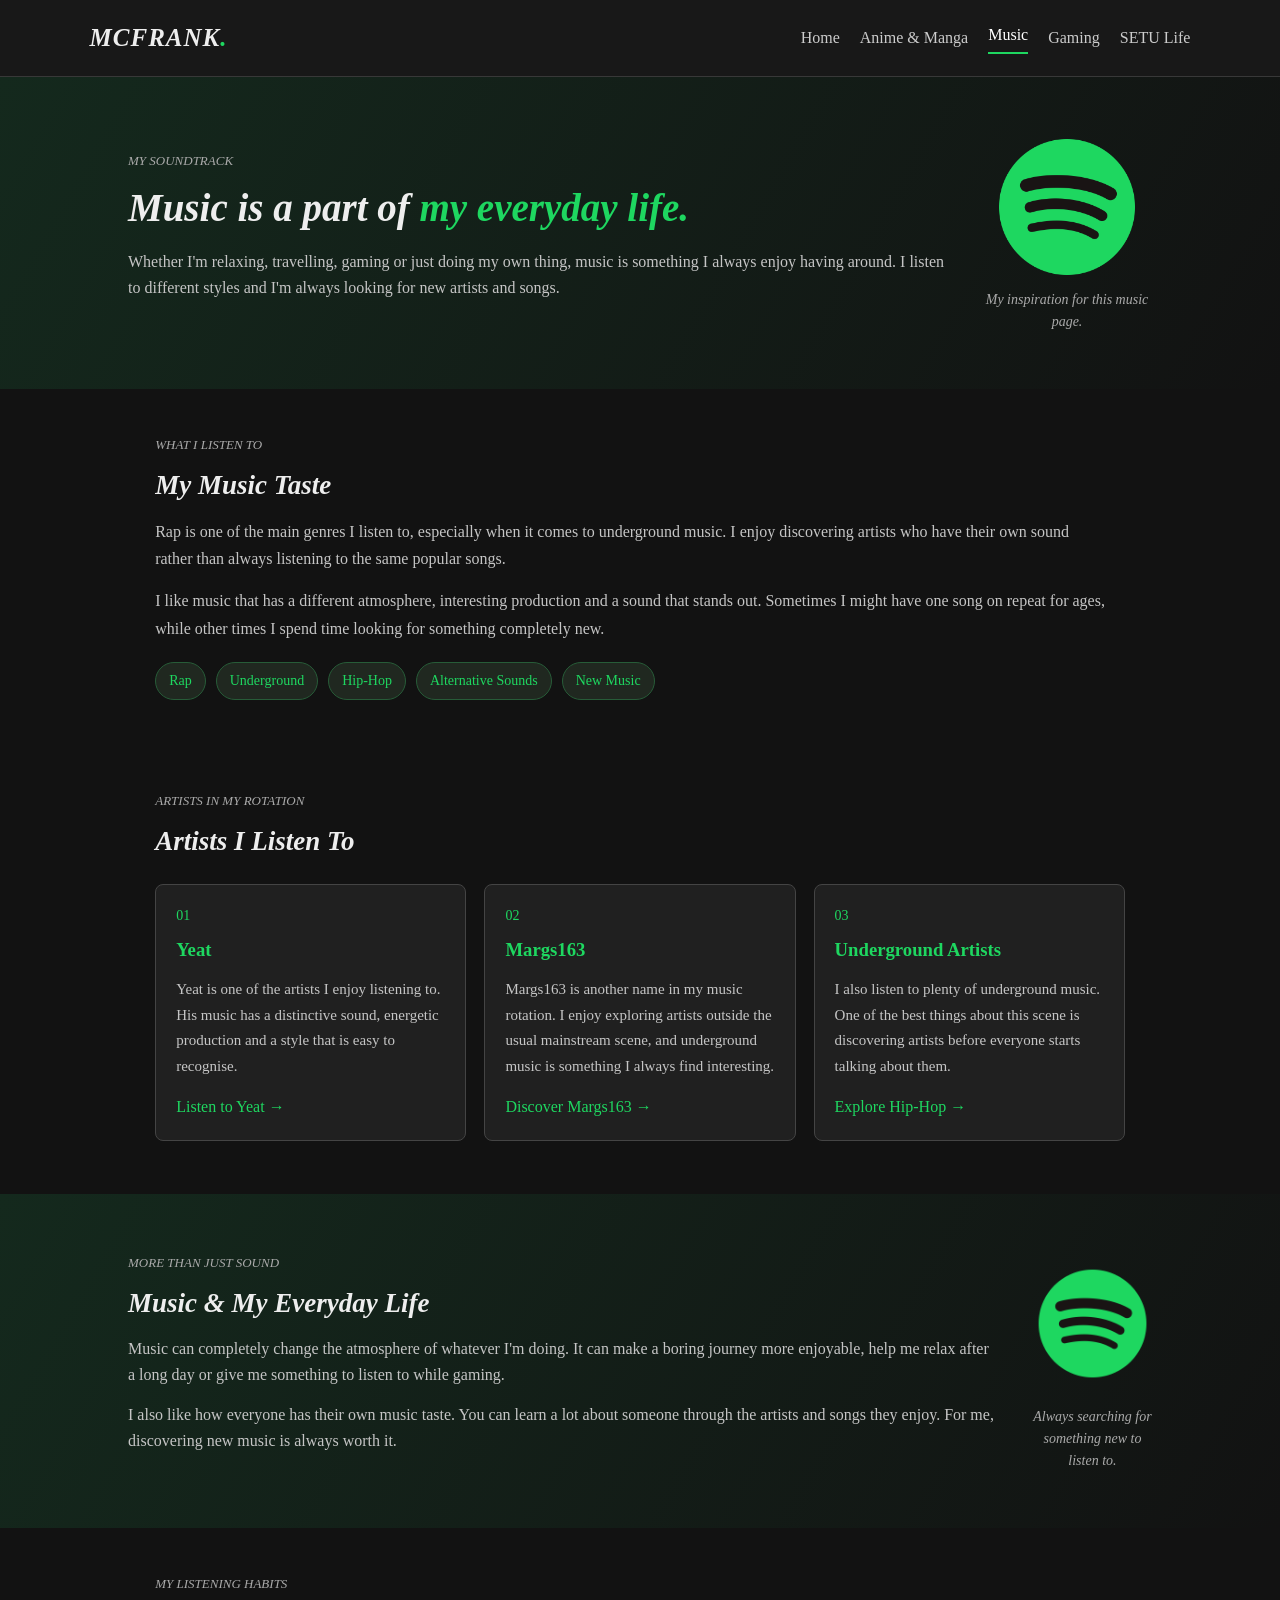
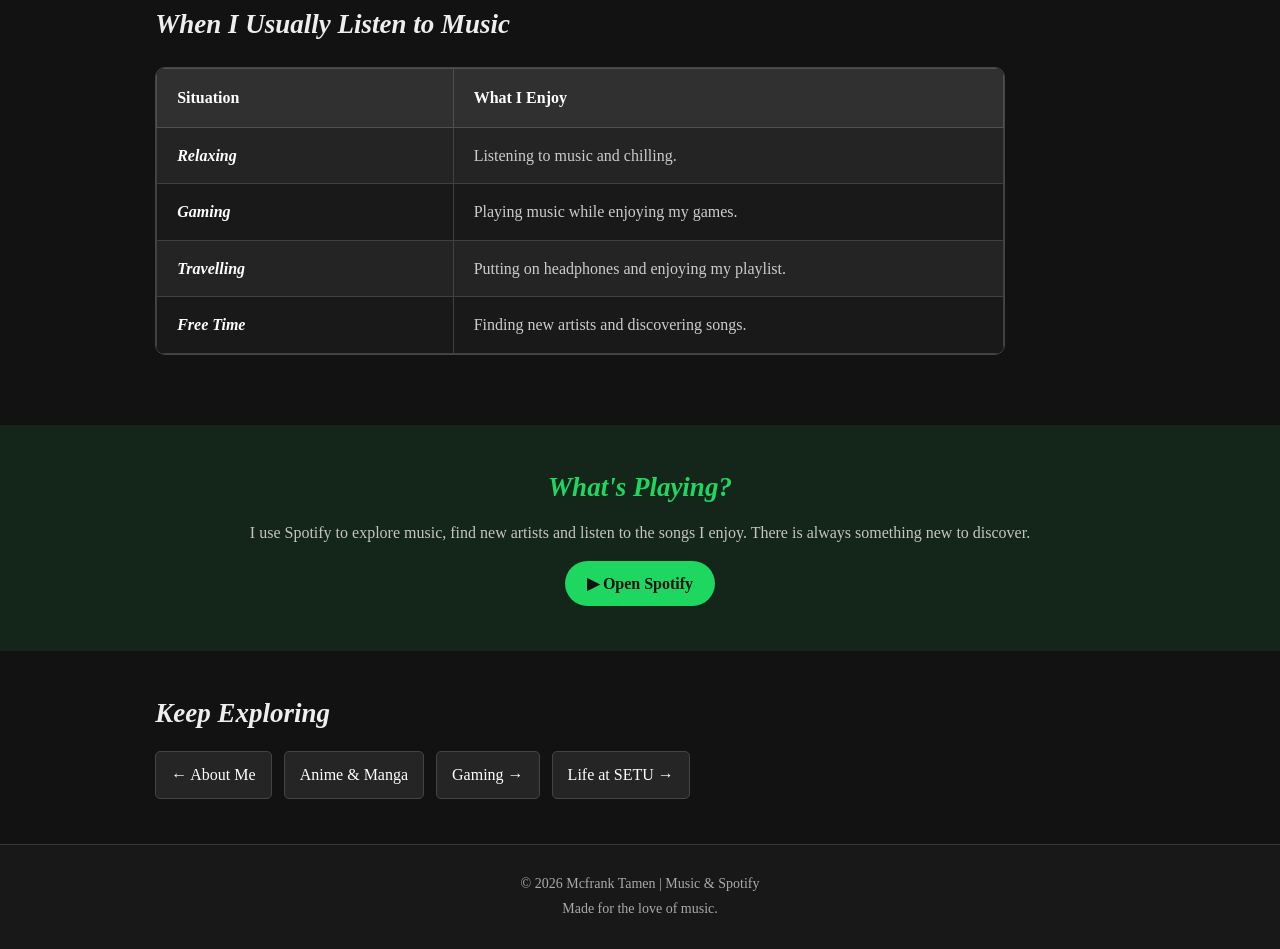
<file: Personal Website/music.html>
<!DOCTYPE html>
<html lang="en">
<head>
    <meta charset="UTF-8">
    <meta name="viewport" content="width=device-width, initial-scale=1.0">
    <meta name="description" content="Mcfrank Tamen's music taste, favourite artists and Spotify-inspired music page.">
    <title>My Music | Mcfrank Tamen</title>
    <link rel="stylesheet" href="style.css">
</head>

<body class="music-page">

    <header class="site-header">
        <div class="logo">MCFRANK<span>.</span></div>

        <nav class="main-nav">
            <a href="index.html">Home</a>
            <a href="manga.html">Anime & Manga</a>
            <a href="music.html" class="active">Music</a>
            <a href="gaming.html">Gaming</a>
            <a href="setu.html">SETU Life</a>
        </nav>
    </header>


    <main>

        <!-- MUSIC INTRODUCTION -->

        <section class="music-hero">

            <div class="music-heading">

                <p class="eyebrow">MY SOUNDTRACK</p>

                <h1>Music is a part of <span>my everyday life.</span></h1>

                <p>
                    Whether I'm relaxing, travelling, gaming or just
                    doing my own thing, music is something I always
                    enjoy having around. I listen to different styles
                    and I'm always looking for new artists and songs.
                </p>

            </div>

            <figure class="spotify-logo">
                <img src="images/spotify.png"
                     alt="Spotify logo">
                <figcaption>
                    My inspiration for this music page.
                </figcaption>
            </figure>

        </section>


        <!-- MUSIC TASTE -->

        <section class="content-section">

            <p class="eyebrow">WHAT I LISTEN TO</p>

            <h2>My Music Taste</h2>

            <p>
                Rap is one of the main genres I listen to, especially
                when it comes to underground music. I enjoy discovering
                artists who have their own sound rather than always
                listening to the same popular songs.
            </p>

            <p>
                I like music that has a different atmosphere,
                interesting production and a sound that stands out.
                Sometimes I might have one song on repeat for ages,
                while other times I spend time looking for something
                completely new.
            </p>

            <div class="music-tags">

                <span>Rap</span>
                <span>Underground</span>
                <span>Hip-Hop</span>
                <span>Alternative Sounds</span>
                <span>New Music</span>

            </div>

        </section>


        <!-- FAVOURITE ARTISTS -->

        <section class="content-section">

            <p class="eyebrow">ARTISTS IN MY ROTATION</p>

            <h2>Artists I Listen To</h2>

            <div class="artist-grid">

                <article class="artist-card">

                    <div class="artist-number">01</div>

                    <h3>Yeat</h3>

                    <p>
                        Yeat is one of the artists I enjoy listening
                        to. His music has a distinctive sound,
                        energetic production and a style that is
                        easy to recognise.
                    </p>

                    <a href="https://open.spotify.com/search/Yeat"
                       target="_blank"
                       rel="noopener noreferrer">
                       Listen to Yeat →
                    </a>

                </article>


                <article class="artist-card">

                    <div class="artist-number">02</div>

                    <h3>Margs163</h3>

                    <p>
                        Margs163 is another name in my music rotation.
                        I enjoy exploring artists outside the usual
                        mainstream scene, and underground music is
                        something I always find interesting.
                    </p>

                    <a href="https://www.youtube.com/results?search_query=Margs163"
                       target="_blank"
                       rel="noopener noreferrer">
                       Discover Margs163 →
                    </a>

                </article>


                <article class="artist-card">

                    <div class="artist-number">03</div>

                    <h3>Underground Artists</h3>

                    <p>
                        I also listen to plenty of underground music.
                        One of the best things about this scene is
                        discovering artists before everyone starts
                        talking about them.
                    </p>

                    <a href="https://open.spotify.com/genre/hiphop"
                       target="_blank"
                       rel="noopener noreferrer">
                       Explore Hip-Hop →
                    </a>

                </article>

            </div>

        </section>


        <!-- MUSIC EXPERIENCE -->

        <section class="music-feature">

            <div>

                <p class="eyebrow">MORE THAN JUST SOUND</p>

                <h2>Music & My Everyday Life</h2>

                <p>
                    Music can completely change the atmosphere of
                    whatever I'm doing. It can make a boring journey
                    more enjoyable, help me relax after a long day
                    or give me something to listen to while gaming.
                </p>

                <p>
                    I also like how everyone has their own music
                    taste. You can learn a lot about someone through
                    the artists and songs they enjoy. For me,
                    discovering new music is always worth it.
                </p>

            </div>

            <figure class="music-image">
                <img src="images/spotify.png"
                     alt="Green Spotify-inspired music symbol">
                <figcaption>
                    Always searching for something new to listen to.
                </figcaption>
            </figure>

        </section>


        <!-- MUSIC TABLE -->

        <section class="content-section">

            <p class="eyebrow">MY LISTENING HABITS</p>

            <h2>When I Usually Listen to Music</h2>

            <div class="table-container">

                <table>

                    <thead>
                        <tr>
                            <th>Situation</th>
                            <th>What I Enjoy</th>
                        </tr>
                    </thead>

                    <tbody>

                        <tr>
                            <td>Relaxing</td>
                            <td>Listening to music and chilling.</td>
                        </tr>

                        <tr>
                            <td>Gaming</td>
                            <td>Playing music while enjoying my games.</td>
                        </tr>

                        <tr>
                            <td>Travelling</td>
                            <td>Putting on headphones and enjoying my playlist.</td>
                        </tr>

                        <tr>
                            <td>Free Time</td>
                            <td>Finding new artists and discovering songs.</td>
                        </tr>

                    </tbody>

                </table>

            </div>

        </section>


        <!-- SPOTIFY LINK -->

        <section class="spotify-feature">

            <h2>What's Playing?</h2>

            <p>
                I use Spotify to explore music, find new artists
                and listen to the songs I enjoy. There is always
                something new to discover.
            </p>

            <a href="https://open.spotify.com/"
               target="_blank"
               rel="noopener noreferrer"
               class="spotify-button">
               <span>▶</span> Open Spotify
            </a>

        </section>


        <!-- QUOTE -->

        


        <!-- NAVIGATION -->

        <section class="content-section">

            <h2>Keep Exploring</h2>

            <div class="page-links">

                <a href="index.html">← About Me</a>

                <a href="manga.html">Anime & Manga</a>

                <a href="gaming.html">Gaming →</a>

                <a href="setu.html">Life at SETU →</a>

            </div>

        </section>

    </main>


    <footer class="site-footer">

        <p>© 2026 Mcfrank Tamen | Music & Spotify</p>

        <p>Made for the love of music.</p>

    </footer>

</body>
</html>
</file>
<file: Personal Website/style.css>
* {
    margin: 0;
    padding: 0;
    box-sizing: border-box;
}

body {
    font-family: "Times New Roman", Times, serif;
    background: #121212 url("images/background.jpg") repeat;
    background-size: 500px;
    color: #eeeeee;
    line-height: 1.6;
    font-size: 16px;
}

h1, h2, h3 {
    line-height: 1.3;
    margin-bottom: 15px;
}

h1, h2 {
    font-style: italic;
}

h2 { font-size: 27px; }

p {
    color: #c5c5c5;
    margin-bottom: 15px;
}

strong, b {
    font-style: italic;
}

.eyebrow {
    color: #aaaaaa;
    font-size: 13px;
    font-style: italic;
    margin-bottom: 12px;
}

/* Header */
.site-header {
    display: flex;
    justify-content: space-between;
    align-items: center;
    flex-wrap: wrap;
    padding: 18px 7%;
    background: #181818;
    border-bottom: 1px solid #383838;
}

.logo {
    font-size: 25px;
    font-weight: bold;
    font-style: italic;
    letter-spacing: 1px;
}

.logo span { color: #1ed760; }

.main-nav {
    display: flex;
    justify-content: center;
    align-items: center;
    flex-wrap: wrap;
    gap: 20px;
}

.main-nav a {
    color: #cccccc;
    text-decoration: none;
    font-size: 16px;
    transition: color .3s;
}

.main-nav a:visited { color: #cccccc; }
.main-nav a:hover, .main-nav a.active { color: white; }
.main-nav a.active {
    border-bottom: 2px solid #1ed760;
    padding-bottom: 5px;
}
.main-nav a:active { color: #1ed760; }

/* Homepage */
.hero {
    display: flex;
    justify-content: space-between;
    align-items: center;
    gap: 35px;
    padding: 55px 10%;
}

.hero-text { flex: 1 1 55%; }
.hero h1 { font-size: 40px; }
.hero h1 span { color: #aaaaaa; }
.hero h2 { font-size: 22px; color: #c5c5c5; }

.profile-image { flex: 0 1 280px; }
.profile-image img {
    width: 100%;
    height: 290px;
    object-fit: cover;
    border-radius: 10px;
}

/* Page banners */
.page-banner {
    padding: 55px 10%;
    background: #1b1b1b;
}

.page-banner h1 {
    font-size: 38px;
    max-width: 750px;
}

.page-banner h1 span { color: #aaaaaa; }
.page-banner p { max-width: 750px; }

.anime-banner { background: #1c1b27; }
.anime-banner h1 span { color: #aaa0e5; }
.gaming-banner { background: #19231c; }
.gaming-banner h1 span { color: #8bcf8c; }
.setu-banner { background: #192438; }
.setu-banner h1 span { color: #83aee8; }

/* Main content */
.content-section {
    max-width: 1200px;
    margin: auto;
    padding: 45px 9%;
}

.content-section p {
    max-width: 950px;
    line-height: 1.7;
}

#about { border-top: 1px solid #333333; }

/* Buttons and links */
.main-button {
    display: inline-block;
    padding: 10px 20px;
    margin-top: 10px;
    background: #eeeeee;
    color: #111111;
    text-decoration: none;
    border-radius: 5px;
    font-weight: bold;
}

.main-button:hover { background: #bbbbbb; }

.content-section a, .anime-section a {
    color: #aaaaaa;
    text-decoration: none;
}

.content-section a:hover, .anime-section a:hover {
    color: white;
    text-decoration: underline;
}

/* Images */
figure { margin: 0; }

figure img {
    display: block;
    max-width: 100%;
    border-radius: 8px;
}

figcaption {
    color: #aaaaaa;
    text-align: center;
    font-size: 14px;
    margin-top: 7px;
    font-style: italic;
}

.wide-figure {
    max-width: 750px;
    margin: auto;
}

.wide-figure img {
    width: 100%;
    max-height: 300px;
    object-fit: cover;
}

.profile-image img, .game-card img, .console-card img {
    transition: transform .3s;
}

.game-card:hover img, .console-card:hover img {
    transform: scale(1.02);
}

/* Cards */
.interest-grid, .artist-grid, .game-grid, .console-grid {
    display: flex;
    justify-content: center;
    align-items: stretch;
    flex-wrap: wrap;
    gap: 18px;
    margin-top: 25px;
}

.interest-card, .artist-card, .game-card, .console-card {
    flex: 1 1 240px;
    padding: 20px;
    margin-bottom: 8px;
    background: #202020;
    border: 1px solid #444444;
    border-radius: 8px;
}

.interest-card:hover, .artist-card:hover,
.game-card:hover, .console-card:hover {
    background: #292929;
}

.interest-card p, .artist-card p,
.game-card p, .console-card p {
    font-size: 15px;
}

.game-card h3 { color: #9bcf9b; }
.artist-card h3 { color: #1ed760; }
.console-card h3 { color: #9bcfdb; }

.game-card img, .console-card img {
    width: 100%;
    height: 145px;
    object-fit: cover;
}

/* Quotes and lists */
.quote-section {
    padding: 45px 10%;
    text-align: center;
    background: #1c1c1c;
    border-top: 1px solid #383838;
    border-bottom: 1px solid #383838;
}

blockquote {
    max-width: 800px;
    margin: auto auto 15px;
    font-size: 21px;
    font-style: italic;
    color: white;
}

.quote-section p {
    font-size: 14px;
    color: #aaaaaa;
}

ul, ol {
    padding-left: 25px;
    margin: 12px 0 20px;
    color: #c5c5c5;
}

li { padding: 4px 0; }

/* Page links */
.page-links {
    display: flex;
    justify-content: flex-start;
    align-items: center;
    flex-wrap: wrap;
    gap: 12px;
    margin-top: 20px;
}

.page-links a {
    padding: 10px 15px;
    background: #252525;
    border: 1px solid #444444;
    border-radius: 5px;
    color: white;
    text-decoration: none;
}

.page-links a:hover { background: #444444; }

/* Anime page */
.anime-section {
    padding: 45px 10%;
    background: #191923;
}

.anime-section.alternate { background: #222231; }
.anime-section h2 { color: #c3b8ed; }
.anime-section p { max-width: 850px; }

/* Music page */
.music-page { background: #121212; }
.music-page .logo span { color: #1ed760; }

.music-hero, .music-feature {
    display: flex;
    justify-content: space-between;
    align-items: center;
    gap: 35px;
    padding: 55px 10%;
    background: linear-gradient(120deg, #14291d, #121212);
}

.music-heading { flex: 1 1 65%; }
.music-heading h1 { font-size: 39px; }
.music-heading h1 span { color: #1ed760; }

.spotify-logo, .music-image { flex: 0 1 170px; }

.spotify-logo img, .music-image img {
    width: 150px;
    height: 150px;
    object-fit: contain;
    margin: auto;
}

.music-tags {
    display: flex;
    flex-wrap: wrap;
    gap: 10px;
    margin-top: 20px;
}

.music-tags span {
    padding: 7px 13px;
    background: #202820;
    border: 1px solid #275c38;
    border-radius: 20px;
    color: #1ed760;
    font-size: 14px;
}

.artist-number {
    color: #1ed760;
    font-size: 14px;
    margin-bottom: 10px;
}

.artist-card a { color: #1ed760; }

.spotify-feature {
    padding: 45px 10%;
    text-align: center;
    background: #14251a;
}

.spotify-feature h2 { color: #1ed760; }

.spotify-button {
    display: inline-block;
    padding: 10px 22px;
    background: #1ed760;
    color: #111111;
    border-radius: 25px;
    text-decoration: none;
    font-weight: bold;
}

.spotify-button:hover { background: #18b951; }

/* Gaming and SETU */
.nintendo-section {
    padding: 50px 10%;
    background: #20202a;
}

.nintendo-section h2 { color: #9bcfdb; }

.setu-logo {
    max-width: 330px;
    padding: 15px;
    margin: auto;
    background: white;
    border-radius: 8px;
}

.setu-logo img {
    width: 100%;
    max-height: 110px;
    object-fit: contain;
}

.setu-logo figcaption { color: #555555; }

/* Tables */
.table-container {
    width: 100%;
    max-width: 850px;
    overflow-x: auto;
    margin: 25px 0;
    border: 1px solid #454545;
    border-radius: 10px;
}

table {
    width: 100%;
    border-collapse: collapse;
    background: #191919;
}

th {
    padding: 16px 20px;
    background: #303030;
    color: white;
    text-align: left;
    font-size: 16px;
    border: 1px solid #505050;
}

td {
    padding: 15px 20px;
    border: 1px solid #404040;
    color: #cccccc;
    font-size: 16px;
}

tbody tr:nth-of-type(odd) { background: #242424; }
tbody tr:nth-of-type(even) { background: #191919; }
tbody td:first-child {
    width: 35%;
    color: white;
    font-weight: bold;
    font-style: italic;
}

tbody tr:hover {
    background: #343434;
    transition: background-color .25s ease;
}

/* Footer */
.site-footer {
    padding: 25px;
    text-align: center;
    background: #181818;
    border-top: 1px solid #383838;
}

.site-footer p {
    color: #aaaaaa;
    font-size: 14px;
    margin: 3px;
}

/* Mobile */
@media screen and (max-width: 750px) {
    .site-header {
        flex-direction: column;
        gap: 15px;
    }

    .main-nav { gap: 12px; }

    .hero, .music-hero, .music-feature {
        flex-direction: column;
        text-align: center;
    }

    .hero { padding: 40px 7%; }
    .profile-image { max-width: 250px; }
    .page-banner { padding: 40px 7%; }

    .page-banner h1, .hero h1, .music-heading h1 {
        font-size: 30px;
    }

    .content-section, .anime-section, .nintendo-section {
        padding: 35px 7%;
    }

    .interest-card, .artist-card, .game-card, .console-card {
        flex-basis: 100%;
    }

    .page-links {
        flex-direction: column;
        align-items: stretch;
    }

    .page-links a { text-align: center; }
    blockquote { font-size: 18px; }
</file>
